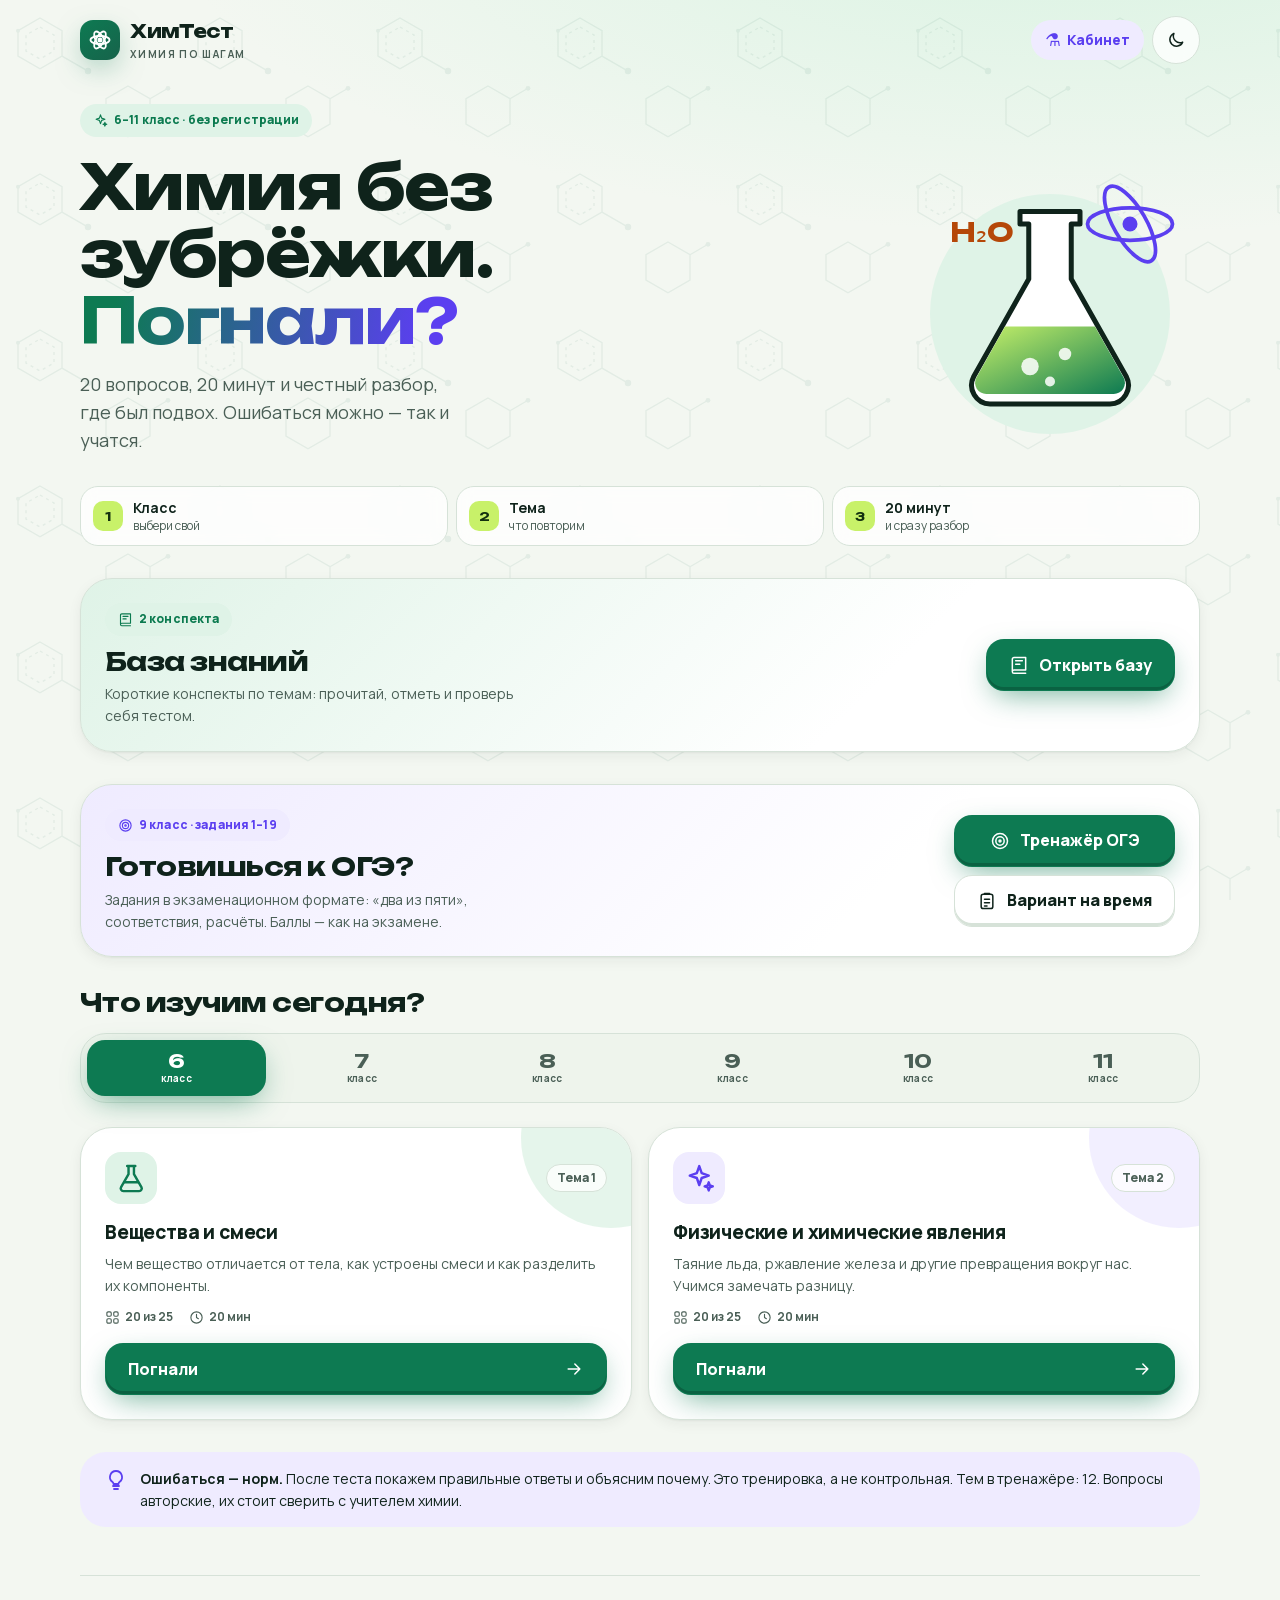
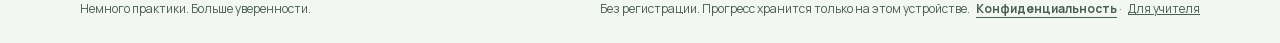
<file: index.html>
<!doctype html>
<html lang="ru">
<head>
  <meta charset="utf-8">
  <meta name="viewport" content="width=device-width, initial-scale=1, viewport-fit=cover">
  <meta name="theme-color" content="#f3f7f1" media="(prefers-color-scheme: light)">
  <meta name="theme-color" content="#07120e" media="(prefers-color-scheme: dark)">
  <meta name="description" content="ХимТест — школьный тренажёр по химии: случайные вопросы, 20 минут и понятный разбор ошибок.">
  <title>ХимТест — химия по шагам</title>
  <!-- Для превью ссылок нужен абсолютный адрес картинки; остальные пути относительные. -->
  <meta property="og:type" content="website">
  <meta property="og:site_name" content="ХимТест">
  <meta property="og:title" content="ХимТест — химия без зубрёжки">
  <meta property="og:description" content="Тренажёр по химии для 6–11 класса: 20 случайных вопросов, 20 минут и понятный разбор ошибок. Без регистрации.">
  <meta property="og:url" content="https://aleshqqam.github.io/himtest/">
  <meta property="og:image" content="https://aleshqqam.github.io/himtest/assets/og.png">
  <meta property="og:image:width" content="1200">
  <meta property="og:image:height" content="630">
  <meta property="og:image:alt" content="ХимТест: химия без зубрёжки. Колба с зелёной жидкостью и атом.">
  <meta property="og:locale" content="ru_RU">
  <meta name="twitter:card" content="summary_large_image">
  <script>
    // Тема ставится до отрисовки, чтобы не было вспышки светлого экрана.
    try { var t = localStorage.getItem('himtest-theme'); if (t === 'light' || t === 'dark') document.documentElement.dataset.theme = t; } catch (e) {}
  </script>
  <link rel="icon" href="data:image/svg+xml,%3Csvg xmlns='http://www.w3.org/2000/svg' viewBox='0 0 64 64'%3E%3Crect width='64' height='64' rx='18' fill='%230d7a52'/%3E%3Cg fill='none' stroke='white' stroke-width='3.5'%3E%3Cellipse cx='32' cy='32' rx='22' ry='9'/%3E%3Cellipse cx='32' cy='32' rx='22' ry='9' transform='rotate(60 32 32)'/%3E%3Cellipse cx='32' cy='32' rx='22' ry='9' transform='rotate(120 32 32)'/%3E%3C/g%3E%3Ccircle cx='32' cy='32' r='5' fill='%23c8f169'/%3E%3C/svg%3E">
  <link rel="preload" href="./fonts/manrope-cyrillic.woff2" as="font" type="font/woff2" crossorigin>
  <link rel="preload" href="./fonts/unbounded-cyrillic.woff2" as="font" type="font/woff2" crossorigin>
  <link rel="stylesheet" href="./css/fonts.css">
  <link rel="stylesheet" href="./css/styles.css">
</head>
<body>
  <a class="skip-link" href="#main">Перейти к содержимому</a>
  <header class="site-header wrap">
    <a class="brand" href="./index.html" aria-label="ХимТест — на главную">
      <span class="brand-mark" aria-hidden="true"><svg class="icon" viewBox="0 0 24 24"><ellipse cx="12" cy="12" rx="9.5" ry="4"/><ellipse cx="12" cy="12" rx="9.5" ry="4" transform="rotate(60 12 12)"/><ellipse cx="12" cy="12" rx="9.5" ry="4" transform="rotate(120 12 12)"/><circle cx="12" cy="12" r="1.6" fill="currentColor"/></svg></span>
      <span>ХимТест<small>химия по шагам</small></span>
    </a>
    <div class="header-actions">
      <div id="header-stats"></div>
      <button class="icon-button" id="theme-toggle" type="button" aria-label="Тёмная тема" aria-pressed="false">
        <svg class="icon theme-icon-light" viewBox="0 0 24 24" aria-hidden="true"><path d="M20 14.5A8 8 0 0 1 9.5 4a8 8 0 1 0 10.5 10.5z"/></svg>
        <svg class="icon theme-icon-dark" viewBox="0 0 24 24" aria-hidden="true"><circle cx="12" cy="12" r="4"/><path d="M12 2v2M12 20v2M4.9 4.9l1.4 1.4M17.7 17.7l1.4 1.4M2 12h2M20 12h2M4.9 19.1l1.4-1.4M17.7 6.3l1.4-1.4"/></svg>
      </button>
    </div>
  </header>
  <main id="main" class="wrap" tabindex="-1"><p class="loading" role="status">Готовим лабораторию…</p></main>
  <footer class="site-footer wrap"><span>Немного практики. Больше уверенности.</span><span>Без регистрации. Прогресс хранится только на этом устройстве. <button class="text-button inline-link" type="button" id="privacy-link">Конфиденциальность</button> · <a class="inline-link" href="./teacher.html">Для учителя</a></span></footer>
  <div id="announcer" class="sr-only" aria-live="polite" aria-atomic="true"></div>
  <dialog id="finish-dialog" aria-labelledby="dialog-title" aria-describedby="dialog-message">
    <div class="dialog-emoji" aria-hidden="true">🧪</div>
    <h2 id="dialog-title">Завершить тест?</h2>
    <p id="dialog-message"></p>
    <div class="dialog-actions"><button id="continue-test" class="button secondary">Продолжить</button><button id="confirm-finish" class="button primary">Завершить</button></div>
  </dialog>
  <noscript><p class="wrap">Для тренажёра нужно включить JavaScript в браузере.</p></noscript>
  <script type="module" src="./js/app.js"></script>
</body>
</html>
</file>
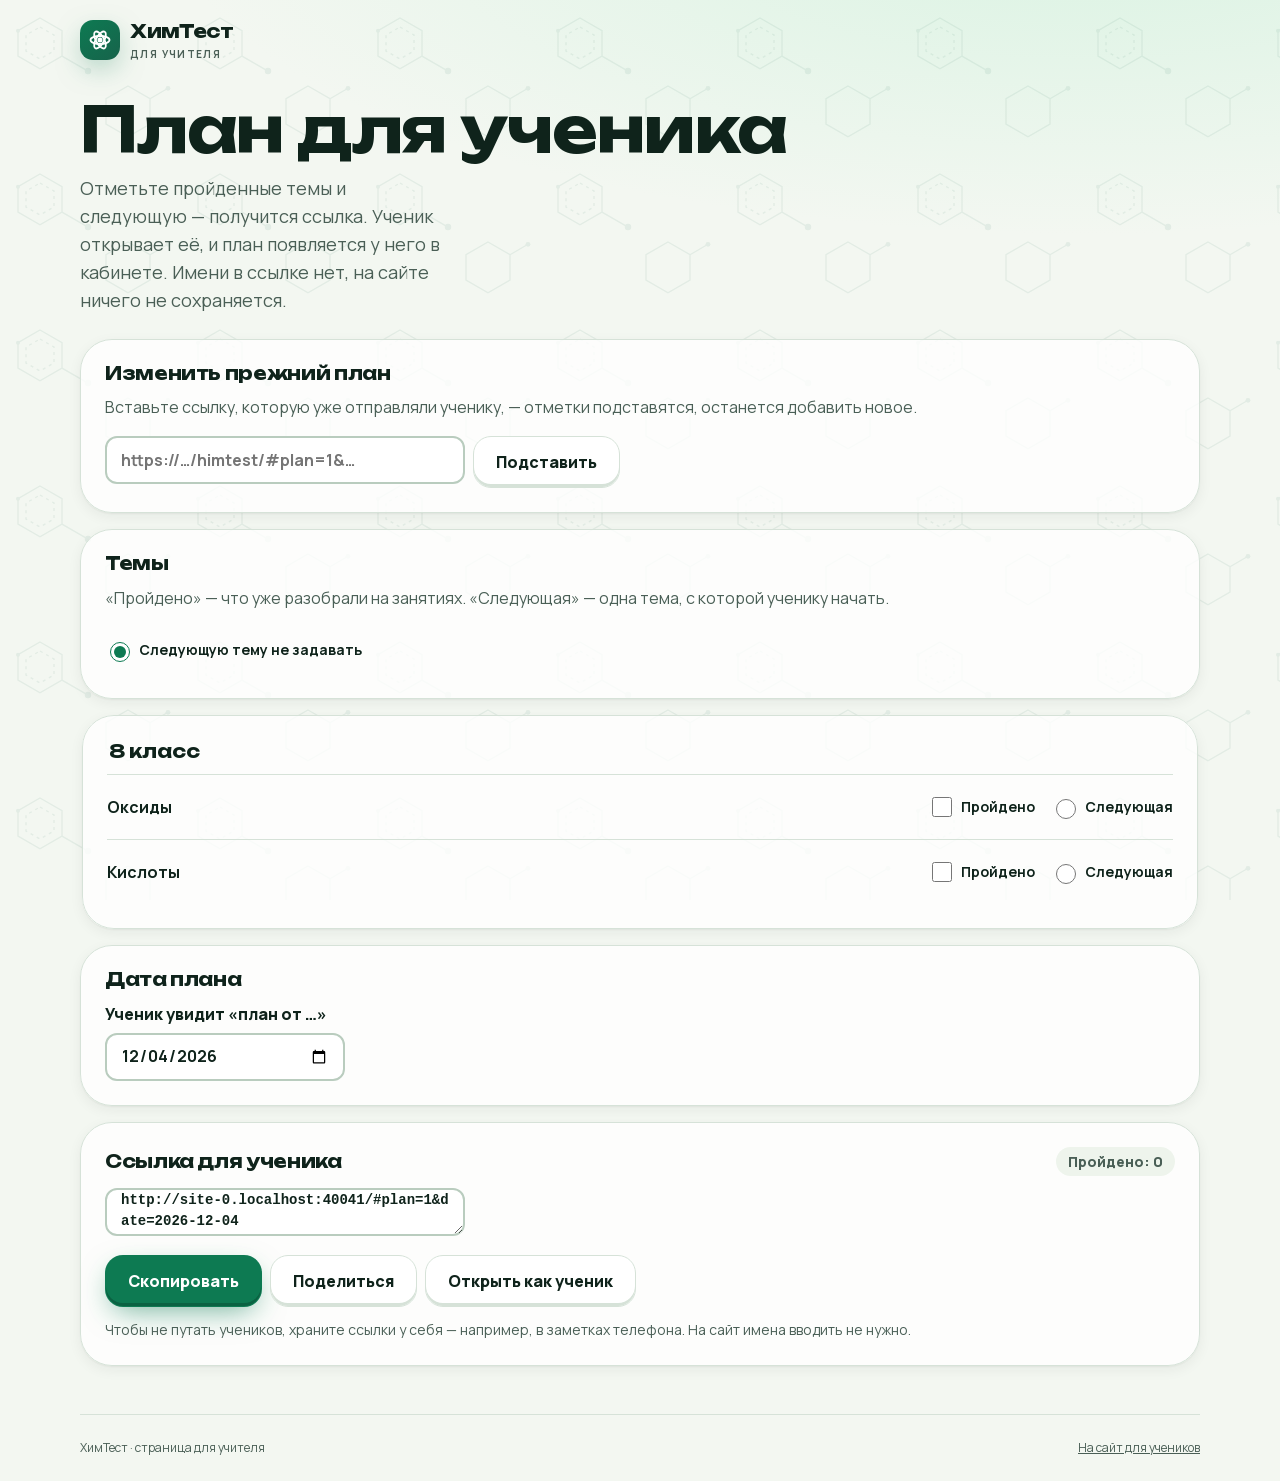
<file: teacher.html>
<!doctype html>
<html lang="ru">
<head>
  <meta charset="utf-8">
  <meta name="viewport" content="width=device-width, initial-scale=1, viewport-fit=cover">
  <meta name="theme-color" content="#f3f7f1" media="(prefers-color-scheme: light)">
  <meta name="theme-color" content="#07120e" media="(prefers-color-scheme: dark)">
  <meta name="robots" content="noindex">
  <title>План для ученика — ХимТест</title>
  <script>
    try { var t = localStorage.getItem('himtest-theme'); if (t === 'light' || t === 'dark') document.documentElement.dataset.theme = t; } catch (e) {}
  </script>
  <link rel="icon" href="data:image/svg+xml,%3Csvg xmlns='http://www.w3.org/2000/svg' viewBox='0 0 64 64'%3E%3Crect width='64' height='64' rx='18' fill='%230d7a52'/%3E%3Cg fill='none' stroke='white' stroke-width='3.5'%3E%3Cellipse cx='32' cy='32' rx='22' ry='9'/%3E%3Cellipse cx='32' cy='32' rx='22' ry='9' transform='rotate(60 32 32)'/%3E%3Cellipse cx='32' cy='32' rx='22' ry='9' transform='rotate(120 32 32)'/%3E%3C/g%3E%3Ccircle cx='32' cy='32' r='5' fill='%23c8f169'/%3E%3C/svg%3E">
  <link rel="preload" href="./fonts/manrope-cyrillic.woff2" as="font" type="font/woff2" crossorigin>
  <link rel="preload" href="./fonts/unbounded-cyrillic.woff2" as="font" type="font/woff2" crossorigin>
  <link rel="stylesheet" href="./css/fonts.css">
  <link rel="stylesheet" href="./css/styles.css">
</head>
<body data-screen="teacher">
  <a class="skip-link" href="#main">Перейти к содержимому</a>
  <header class="site-header wrap">
    <a class="brand" href="./index.html" aria-label="ХимТест — на главную">
      <span class="brand-mark" aria-hidden="true"><svg class="icon" viewBox="0 0 24 24"><ellipse cx="12" cy="12" rx="9.5" ry="4"/><ellipse cx="12" cy="12" rx="9.5" ry="4" transform="rotate(60 12 12)"/><ellipse cx="12" cy="12" rx="9.5" ry="4" transform="rotate(120 12 12)"/><circle cx="12" cy="12" r="1.6" fill="currentColor"/></svg></span>
      <span>ХимТест<small>для учителя</small></span>
    </a>
  </header>
  <main id="main" class="wrap teacher" tabindex="-1">
    <h1 id="teacher-title">План для ученика</h1>
    <p class="hero-copy">Отметьте пройденные темы и следующую — получится ссылка. Ученик открывает её, и план появляется у него в кабинете. Имени в ссылке нет, на сайте ничего не сохраняется.</p>
    <section class="cabinet-block" aria-labelledby="load-title">
      <h2 id="load-title">Изменить прежний план</h2>
      <p>Вставьте ссылку, которую уже отправляли ученику, — отметки подставятся, останется добавить новое.</p>
      <form class="teacher-load" id="load-form" novalidate>
        <label class="sr-only" for="old-link">Прежняя ссылка</label>
        <input class="text-input" id="old-link" type="url" inputmode="url" autocomplete="off" spellcheck="false" placeholder="https://…/himtest/#plan=1&amp;…">
        <button class="button secondary" type="submit">Подставить</button>
      </form>
      <p class="data-status" id="load-status" role="status"></p>
    </section>
    <form id="plan-form" novalidate>
      <div id="materials"><p class="loading" role="status">Загружаем темы…</p></div>
      <section class="cabinet-block" aria-labelledby="date-title">
        <h2 id="date-title">Дата плана</h2>
        <label class="field-label" for="plan-date">Ученик увидит «план от …»</label>
        <input class="text-input teacher-date" id="plan-date" type="date">
      </section>
    </form>
    <section class="cabinet-block teacher-result" aria-labelledby="result-title">
      <div class="block-head"><h2 id="result-title">Ссылка для ученика</h2><span class="goal" id="summary"></span></div>
      <label class="sr-only" for="plan-link">Ссылка</label>
      <textarea class="text-input plan-link" id="plan-link" rows="3" readonly></textarea>
      <div class="data-actions">
        <button class="button primary" type="button" id="copy">Скопировать</button>
        <button class="button secondary" type="button" id="share" hidden>Поделиться</button>
        <a class="button secondary" id="preview" href="./index.html" target="_blank" rel="noopener">Открыть как ученик</a>
      </div>
      <p class="data-status" id="result-status" role="status"></p>
      <p class="block-note">Чтобы не путать учеников, храните ссылки у себя — например, в заметках телефона. На сайт имена вводить не нужно.</p>
    </section>
  </main>
  <footer class="site-footer wrap"><span>ХимТест · страница для учителя</span><a class="inline-link" href="./index.html">На сайт для учеников</a></footer>
  <noscript><p class="wrap">Для генератора нужно включить JavaScript в браузере.</p></noscript>
  <script type="module" src="./js/teacher.js"></script>
</body>
</html>
</file>
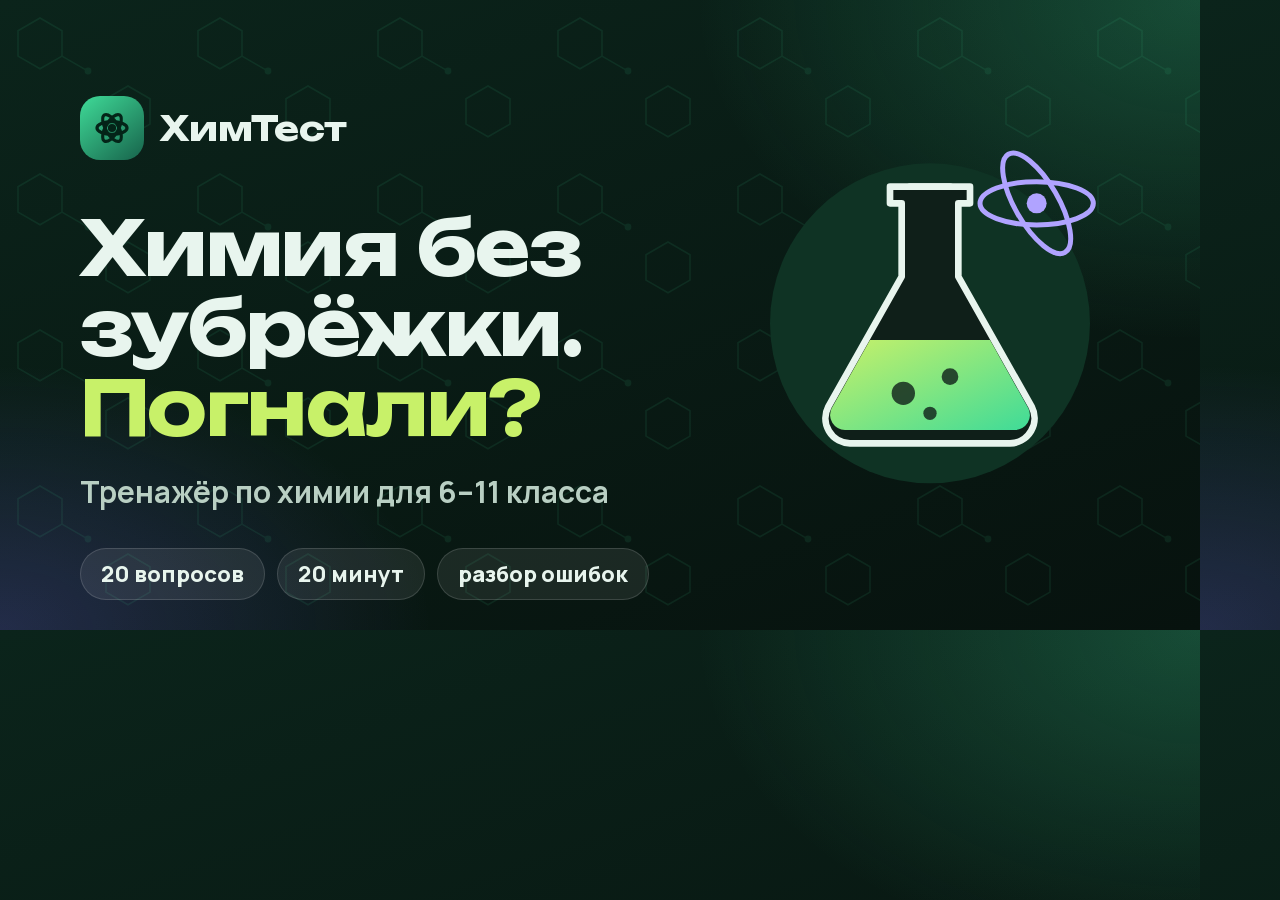
<file: qa/og.html>
<!doctype html>
<!-- Исходник превью для соцсетей. PNG: см. README, раздел «Превью для ссылок». -->
<html lang="ru">
<head>
<meta charset="utf-8">
<link rel="stylesheet" href="../css/fonts.css">
<style>
  html,body{margin:0;width:1200px;height:630px;overflow:hidden}
  body{font-family:Manrope,sans-serif;color:#e8f5ee;position:relative;
    background:radial-gradient(70% 90% at 100% 0%,#3fdb9840,transparent 60%),radial-gradient(60% 70% at 0% 100%,#7c6bff3a,transparent 60%),linear-gradient(160deg,#0b241b,#07120e)}
  .pattern{position:absolute;inset:0;opacity:.09}
  .text{position:absolute;left:80px;top:96px;width:640px}
  .logo{display:flex;align-items:center;gap:16px;font:700 34px Unbounded}
  .mark{width:64px;height:64px;border-radius:20px;display:grid;place-items:center;background:linear-gradient(140deg,#3fdb98,#17634b)}
  h1{font:700 76px/1.05 Unbounded;margin:48px 0 24px;letter-spacing:-.02em}
  h1 span{color:#c8f169}
  p{font-size:30px;font-weight:700;color:#b9cfc3;margin:0}
  .chips{display:flex;gap:12px;margin-top:36px}
  .chip{padding:10px 20px;border-radius:999px;background:#ffffff14;border:1px solid #ffffff24;font-size:22px;font-weight:800}
  .art{position:absolute;right:70px;top:110px;width:400px}
</style>
</head>
<body>
<svg class="pattern" width="1200" height="630"><defs><pattern id="p" width="180" height="156" patternUnits="userSpaceOnUse"><g fill="none" stroke="#3fdb98" stroke-width="1.6"><path d="M40 18l22 12.7v25.4L40 68.8 18 56.1V30.7z"/><path d="M62 56.1l26 15"/><path d="M128 86l22 12.7v25.4L128 136.8l-22-12.7V98.7z"/></g><circle cx="88" cy="71" r="3.4" fill="#3fdb98"/></pattern></defs><rect width="1200" height="630" fill="url(#p)"/></svg>
<div class="text">
  <div class="logo"><span class="mark"><svg width="38" height="38" viewBox="0 0 24 24" fill="none" stroke="#042418" stroke-width="2"><ellipse cx="12" cy="12" rx="9.5" ry="4"/><ellipse cx="12" cy="12" rx="9.5" ry="4" transform="rotate(60 12 12)"/><ellipse cx="12" cy="12" rx="9.5" ry="4" transform="rotate(120 12 12)"/><circle cx="12" cy="12" r="1.6" fill="#042418"/></svg></span>ХимТест</div>
  <h1>Химия без зубрёжки. <span>Погнали?</span></h1>
  <p>Тренажёр по химии для 6–11 класса</p>
  <div class="chips"><span class="chip">20 вопросов</span><span class="chip">20 минут</span><span class="chip">разбор ошибок</span></div>
</div>
<svg class="art" viewBox="0 0 240 240">
  <defs><linearGradient id="l" x1="0" y1="0" x2="1" y2="1"><stop offset="0" stop-color="#c8f169"/><stop offset="1" stop-color="#3fdb98"/></linearGradient></defs>
  <circle cx="120" cy="128" r="96" fill="#0f3324"/>
  <g><ellipse cx="184" cy="56" rx="34" ry="13" fill="none" stroke="#b0a3ff" stroke-width="3"/><ellipse cx="184" cy="56" rx="34" ry="13" transform="rotate(60 184 56)" fill="none" stroke="#b0a3ff" stroke-width="3"/><circle cx="184" cy="56" r="6" fill="#b0a3ff"/></g>
  <path d="M96 46h48v10h-7v44l44 78a15 15 0 0 1-13 22H72a15 15 0 0 1-13-22l44-78V56h-7z" fill="#0f1f19" stroke="#e8f5ee" stroke-width="4" stroke-linejoin="round"/>
  <path d="M84 138h72l23 41a9 9 0 0 1-8 13H69a9 9 0 0 1-8-13z" fill="url(#l)"/>
  <circle cx="104" cy="170" r="7" fill="#0f1f19" opacity=".8"/><circle cx="132" cy="160" r="5" fill="#0f1f19" opacity=".8"/><circle cx="120" cy="182" r="4" fill="#0f1f19" opacity=".8"/>
  <path d="M108 46h24" stroke="#e8f5ee" stroke-width="4" stroke-linecap="round"/>
</svg>
</body>
</html>
</file>
<file: css/fonts.css>
@charset "UTF-8";
/* ============ Шрифты ============ */
/* Свои файлы вместо Google Fonts: браузер не обращается к сторонним серверам. Лицензия SIL OFL 1.1 — в fonts/. */
@font-face {
  font-family:"Manrope";
  font-style:normal;
  font-weight:400 800;
  font-display:swap;
  src:url("../fonts/manrope-cyrillic.woff2") format("woff2");
  unicode-range:U+0301, U+0400-045F, U+0490-0491, U+04B0-04B1, U+2116;
}
@font-face {
  font-family:"Manrope";
  font-style:normal;
  font-weight:400 800;
  font-display:swap;
  src:url("../fonts/manrope-latin.woff2") format("woff2");
  unicode-range:U+0000-00FF, U+0131, U+0152-0153, U+02BB-02BC, U+02C6, U+02DA, U+02DC, U+0304, U+0308, U+0329, U+2000-206F, U+20AC, U+2122, U+2191, U+2193, U+2212, U+2215, U+FEFF, U+FFFD;
}
@font-face {
  font-family:"Unbounded";
  font-style:normal;
  font-weight:600 700;
  font-display:swap;
  src:url("../fonts/unbounded-cyrillic.woff2") format("woff2");
  unicode-range:U+0301, U+0400-045F, U+0490-0491, U+04B0-04B1, U+2116;
}
@font-face {
  font-family:"Unbounded";
  font-style:normal;
  font-weight:600 700;
  font-display:swap;
  src:url("../fonts/unbounded-latin.woff2") format("woff2");
  unicode-range:U+0000-00FF, U+0131, U+0152-0153, U+02BB-02BC, U+02C6, U+02DA, U+02DC, U+0304, U+0308, U+0329, U+2000-206F, U+20AC, U+2122, U+2191, U+2193, U+2212, U+2215, U+FEFF, U+FFFD;
}
</file>
<file: css/styles.css>
@charset "UTF-8";
/* ============ Токены ============ */
:root {
  color-scheme:light;
  --bg:#f3f7f1;
  --bg-glow:#d9f3e2;
  --surface:#ffffff;
  --surface-2:#eef4ec;
  --surface-glass:#ffffffc7;
  --ink:#0f231b;
  --muted:#4a5f56;
  --line:#d6e2d8;
  --line-strong:#b9ccbe;
  --brand:#17634b;
  --accent:#0d7a52;
  --accent-hover:#0a6644;
  --accent-ink:#ffffff;
  --accent-soft:#dff3e7;
  --lime:#c8f169;
  --lime-ink:#13300f;
  --violet:#5b3ff0;
  --violet-soft:#efebff;
  --orange:#b54708;
  --orange-soft:#fff1e5;
  --good:#0b7a4f;
  --good-soft:#e2f6ea;
  --bad:#c0262f;
  --bad-soft:#fdebec;
  --pattern:#17634b;
  --pattern-opacity:.07;
  --shadow-1:0 1px 2px #0f231b0d,0 4px 14px #0f231b0f;
  --shadow-2:0 2px 6px #0f231b12,0 18px 44px #0f231b1f;
  --glow:0 10px 30px -8px #0d7a5299;
  --r-s:12px;
  --r-m:18px;
  --r-l:26px;
  --r-xl:32px;
  --r-pill:999px;
  --sp-1:4px;
  --sp-2:8px;
  --sp-3:12px;
  --sp-4:16px;
  --sp-5:24px;
  --sp-6:32px;
  --sp-7:48px;
  --sp-8:64px;
  --font-display:"Unbounded","Manrope",system-ui,sans-serif;
  --font-body:"Manrope",system-ui,-apple-system,"Segoe UI",Roboto,Arial,sans-serif;
  --fs-xs:.75rem;
  --fs-s:.875rem;
  --fs-m:1rem;
  --fs-l:1.125rem;
  --fs-xl:clamp(1.25rem,1rem + 1.2vw,1.6rem);
  --fs-2xl:clamp(1.6rem,1.2rem + 2vw,2.3rem);
  --fs-3xl:clamp(2.1rem,1.4rem + 3.6vw,3.9rem);
  --ease-out:cubic-bezier(.22,1,.36,1);
  --ease-spring:cubic-bezier(.34,1.56,.64,1);
  --tap:48px;
  font-family:var(--font-body);
  font-synthesis:none;
}
@media (prefers-color-scheme:dark) {
  :root:not([data-theme=light]) {
    color-scheme:dark;
    --bg:#07120e;
    --bg-glow:#0c3b2a;
    --surface:#0f1f19;
    --surface-2:#162a22;
    --surface-glass:#0f1f19c7;
    --ink:#e8f5ee;
    --muted:#9fb8ab;
    --line:#22382e;
    --line-strong:#33503f;
    --brand:#3fdb98;
    --accent:#3fdb98;
    --accent-hover:#68e8b0;
    --accent-ink:#042418;
    --accent-soft:#0f3324;
    --violet:#b0a3ff;
    --violet-soft:#211b45;
    --orange:#ffad6b;
    --orange-soft:#3a220f;
    --good:#4fe0a0;
    --good-soft:#0d3122;
    --bad:#ff8088;
    --bad-soft:#3a1418;
    --pattern:#3fdb98;
    --pattern-opacity:.06;
    --shadow-1:0 1px 2px #0006,0 4px 14px #0004;
    --shadow-2:0 2px 6px #0007,0 18px 44px #0008;
    --glow:0 10px 34px -8px #3fdb9866;
  }
}
:root[data-theme=dark] {
  color-scheme:dark;
  --bg:#07120e;
  --bg-glow:#0c3b2a;
  --surface:#0f1f19;
  --surface-2:#162a22;
  --surface-glass:#0f1f19c7;
  --ink:#e8f5ee;
  --muted:#9fb8ab;
  --line:#22382e;
  --line-strong:#33503f;
  --brand:#3fdb98;
  --accent:#3fdb98;
  --accent-hover:#68e8b0;
  --accent-ink:#042418;
  --accent-soft:#0f3324;
  --violet:#b0a3ff;
  --violet-soft:#211b45;
  --orange:#ffad6b;
  --orange-soft:#3a220f;
  --good:#4fe0a0;
  --good-soft:#0d3122;
  --bad:#ff8088;
  --bad-soft:#3a1418;
  --pattern:#3fdb98;
  --pattern-opacity:.06;
  --shadow-1:0 1px 2px #0006,0 4px 14px #0004;
  --shadow-2:0 2px 6px #0007,0 18px 44px #0008;
  --glow:0 10px 34px -8px #3fdb9866;
}

/* ============ База ============ */
*,*::before,*::after {
  box-sizing:border-box;
}
html {
  -webkit-text-size-adjust:100%;
}
body {
  margin:0;
  min-height:100vh;
  min-height:100dvh;
  background:radial-gradient(120% 60% at 85% -10%,var(--bg-glow),transparent 60%),var(--bg);
  background-attachment:fixed;
  color:var(--ink);
  font-size:var(--fs-m);
  line-height:1.55;
  overflow-x:hidden;
}
/* Молекулярный узор: маска окрашивается цветом темы. */
body::before {
  content:"";
  position:fixed;
  inset:0;
  z-index:-1;
  pointer-events:none;
  background:var(--pattern);
  opacity:var(--pattern-opacity);
  -webkit-mask:url("data:image/svg+xml,%3Csvg xmlns='http://www.w3.org/2000/svg' width='180' height='156' viewBox='0 0 180 156'%3E%3Cg fill='none' stroke='%23000' stroke-width='1.3'%3E%3Cpath d='M40 18l22 12.7v25.4L40 68.8 18 56.1V30.7z'/%3E%3Cpath d='M40 27l14 8v16l-14 8-14-8V35z' stroke-dasharray='3 4'/%3E%3Cpath d='M62 56.1l26 15'/%3E%3Cpath d='M128 86l22 12.7v25.4L128 136.8l-22-12.7V98.7z'/%3E%3Cpath d='M150 98.7l18-10.4'/%3E%3C/g%3E%3Cg fill='%23000'%3E%3Ccircle cx='88' cy='71' r='3.2'/%3E%3Ccircle cx='168' cy='88.3' r='2.4'/%3E%3Ccircle cx='18' cy='30.7' r='2'/%3E%3C/g%3E%3C/svg%3E") 0 0/180px 156px repeat;
  mask:url("data:image/svg+xml,%3Csvg xmlns='http://www.w3.org/2000/svg' width='180' height='156' viewBox='0 0 180 156'%3E%3Cg fill='none' stroke='%23000' stroke-width='1.3'%3E%3Cpath d='M40 18l22 12.7v25.4L40 68.8 18 56.1V30.7z'/%3E%3Cpath d='M40 27l14 8v16l-14 8-14-8V35z' stroke-dasharray='3 4'/%3E%3Cpath d='M62 56.1l26 15'/%3E%3Cpath d='M128 86l22 12.7v25.4L128 136.8l-22-12.7V98.7z'/%3E%3Cpath d='M150 98.7l18-10.4'/%3E%3C/g%3E%3Cg fill='%23000'%3E%3Ccircle cx='88' cy='71' r='3.2'/%3E%3Ccircle cx='168' cy='88.3' r='2.4'/%3E%3Ccircle cx='18' cy='30.7' r='2'/%3E%3C/g%3E%3C/svg%3E") 0 0/180px 156px repeat;
}
button,input {
  font:inherit;
  color:inherit;
}
button,a {
  -webkit-tap-highlight-color:transparent;
}
button {
  cursor:pointer;
}
button:disabled {
  cursor:default;
  opacity:.5;
}
a {
  color:inherit;
}
:focus-visible {
  outline:3px solid var(--accent);
  outline-offset:3px;
  border-radius:6px;
}
h1,h2,h3,p {
  margin-top:0;
}
h1,h2 {
  font-family:var(--font-display);
  font-weight:700;
  line-height:1.08;
  letter-spacing:-.02em;
}
h1 {
  font-size:var(--fs-3xl);
  margin-bottom:var(--sp-4);
}
h2 {
  font-size:var(--fs-2xl);
}
h3 {
  font-size:var(--fs-l);
  font-weight:800;
  line-height:1.3;
  letter-spacing:-.01em;
}
svg.icon {
  width:1.25em;
  height:1.25em;
  flex-shrink:0;
  stroke:currentColor;
  fill:none;
  stroke-width:1.8;
  stroke-linecap:round;
  stroke-linejoin:round;
}
.wrap {
  width:min(1120px,100% - 32px);
  margin-inline:auto;
}
.sr-only {
  position:absolute;
  width:1px;
  height:1px;
  padding:0;
  margin:-1px;
  overflow:hidden;
  clip:rect(0,0,0,0);
  white-space:nowrap;
  border:0;
}
.skip-link {
  position:absolute;
  left:16px;
  top:-80px;
  background:var(--surface);
  padding:12px 16px;
  border-radius:var(--r-s);
  z-index:20;
}
.skip-link:focus {
  top:10px;
}

/* ============ Шапка ============ */
.site-header {
  display:flex;
  justify-content:space-between;
  align-items:center;
  gap:var(--sp-3);
  padding-block:var(--sp-4);
}
.brand {
  display:inline-flex;
  align-items:center;
  gap:10px;
  min-height:var(--tap);
  text-decoration:none;
  font-family:var(--font-display);
  font-size:1.15rem;
  font-weight:700;
  letter-spacing:-.02em;
}
.brand-mark {
  width:40px;
  height:40px;
  border-radius:13px;
  display:grid;
  place-items:center;
  background:linear-gradient(140deg,var(--accent),var(--brand));
  color:var(--accent-ink);
  box-shadow:var(--glow);
}
.brand-mark svg {
  width:24px;
  height:24px;
}
.brand small {
  display:block;
  font-family:var(--font-body);
  font-size:.62rem;
  font-weight:700;
  letter-spacing:.14em;
  text-transform:uppercase;
  color:var(--muted);
}
.header-actions {
  display:flex;
  align-items:center;
  gap:var(--sp-2);
}
.icon-button {
  width:var(--tap);
  height:var(--tap);
  display:grid;
  place-items:center;
  border-radius:var(--r-pill);
  border:1px solid var(--line);
  background:var(--surface-glass);
  backdrop-filter:blur(10px);
  -webkit-backdrop-filter:blur(10px);
  color:var(--ink);
}
.icon-button:hover {
  border-color:var(--line-strong);
}
.theme-icon-dark {
  display:none;
}
:root[data-theme=dark] .theme-icon-light {
  display:none;
}
:root[data-theme=dark] .theme-icon-dark {
  display:block;
}
@media (prefers-color-scheme:dark) {
  :root:not([data-theme=light]) .theme-icon-light {
    display:none;
  }
  :root:not([data-theme=light]) .theme-icon-dark {
    display:block;
  }
}

/* ============ Кнопки ============ */
.button {
  display:inline-flex;
  justify-content:center;
  align-items:center;
  gap:10px;
  min-height:52px;
  padding:12px 22px;
  border:1px solid transparent;
  border-radius:var(--r-m);
  font-size:var(--fs-m);
  font-weight:800;
  text-decoration:none;
  transition:transform .15s var(--ease-out),background-color .15s,box-shadow .2s,border-color .15s;
}
.button:active:not(:disabled) {
  transform:scale(.97);
}
.primary {
  background:var(--accent);
  color:var(--accent-ink);
  box-shadow:var(--glow),inset 0 -3px 0 #0003;
}
.primary:hover:not(:disabled) {
  background:var(--accent-hover);
}
.secondary {
  background:var(--surface);
  color:var(--ink);
  border-color:var(--line);
  box-shadow:inset 0 -3px 0 var(--line);
}
.secondary:hover:not(:disabled) {
  border-color:var(--line-strong);
}
.text-button {
  border:0;
  background:none;
  color:var(--muted);
  padding:12px;
  min-height:var(--tap);
  font-size:var(--fs-s);
  font-weight:700;
  text-decoration:underline;
  text-underline-offset:4px;
}
.text-button:hover {
  color:var(--ink);
}

/* ============ Диалог ============ */
dialog {
  background:var(--surface);
  color:var(--ink);
  border:1px solid var(--line);
  border-radius:var(--r-xl);
  padding:var(--sp-6) var(--sp-5) var(--sp-5);
  max-width:440px;
  width:calc(100% - 32px);
  box-shadow:var(--shadow-2);
  text-align:center;
}
dialog::backdrop {
  background:#04100bb3;
  backdrop-filter:blur(6px);
  -webkit-backdrop-filter:blur(6px);
}
dialog h2 {
  font-size:1.5rem;
  margin-bottom:var(--sp-3);
}
dialog p {
  color:var(--muted);
  font-size:var(--fs-s);
  margin-bottom:var(--sp-5);
}
.dialog-emoji {
  font-size:2.5rem;
  line-height:1;
  margin-bottom:var(--sp-3);
}
.dialog-actions {
  display:grid;
  grid-template-columns:1fr 1fr;
  gap:var(--sp-2);
}

/* ============ Общие мелочи ============ */
.chip {
  display:inline-flex;
  align-items:center;
  gap:6px;
  padding:6px 12px;
  border-radius:var(--r-pill);
  font-size:var(--fs-xs);
  font-weight:800;
  letter-spacing:.01em;
  background:var(--surface);
  border:1px solid var(--line);
  margin:0;
}
.chip-accent {
  background:var(--accent-soft);
  color:var(--good);
  border-color:transparent;
}
.gradient-text {
  background:linear-gradient(100deg,var(--accent) 10%,var(--violet) 90%);
  -webkit-background-clip:text;
  background-clip:text;
  color:transparent;
}
.section-title {
  font-size:var(--fs-xl);
  margin-bottom:var(--sp-4);
}
.loading {
  padding-block:var(--sp-8);
  text-align:center;
  color:var(--muted);
}

/* ============ Главный экран ============ */
.home-hero {
  display:grid;
  grid-template-columns:1fr auto;
  align-items:center;
  gap:var(--sp-4);
  padding:var(--sp-5) 0 var(--sp-4);
}
.home-hero-text .chip {
  margin-bottom:var(--sp-4);
}
.home-hero h1 {
  max-width:12ch;
}
.hero-copy {
  color:var(--muted);
  font-size:var(--fs-l);
  max-width:34ch;
  margin-bottom:0;
}
.hero-art {
  width:clamp(120px,32vw,300px);
  height:auto;
  align-self:end;
}
.hero-art .orbit {
  transform-origin:184px 56px;
}
.steps {
  list-style:none;
  padding:0;
  margin:var(--sp-4) 0 var(--sp-6);
  display:grid;
  grid-template-columns:repeat(3,1fr);
  gap:var(--sp-2);
}
.steps li {
  display:flex;
  align-items:center;
  gap:10px;
  padding:12px;
  border-radius:var(--r-m);
  background:var(--surface-glass);
  border:1px solid var(--line);
  backdrop-filter:blur(8px);
  -webkit-backdrop-filter:blur(8px);
  font-size:var(--fs-xs);
  color:var(--muted);
  line-height:1.3;
}
.steps strong {
  display:block;
  color:var(--ink);
  font-size:var(--fs-s);
}
.step-num {
  flex-shrink:0;
  width:30px;
  height:30px;
  border-radius:10px;
  display:grid;
  place-items:center;
  background:var(--lime);
  color:var(--lime-ink);
  font-family:var(--font-display);
  font-weight:700;
}
.grade-tabs {
  display:grid;
  grid-template-columns:repeat(6,1fr);
  gap:6px;
  padding:6px;
  margin-bottom:var(--sp-5);
  border-radius:var(--r-l);
  background:var(--surface-2);
  border:1px solid var(--line);
  position:sticky;
  top:8px;
  z-index:4;
}
.grade-tab {
  min-height:56px;
  border:0;
  border-radius:var(--r-m);
  background:transparent;
  color:var(--muted);
  font-family:var(--font-display);
  font-size:1.2rem;
  font-weight:700;
  line-height:1;
  display:flex;
  flex-direction:column;
  align-items:center;
  justify-content:center;
  gap:3px;
  transition:background-color .2s,color .2s,transform .15s var(--ease-out);
}
.grade-tab small {
  font-family:var(--font-body);
  font-size:.62rem;
  font-weight:700;
  letter-spacing:.04em;
}
.grade-tab:hover:not([aria-pressed=true]) {
  background:var(--surface);
  color:var(--ink);
}
.grade-tab[aria-pressed=true] {
  background:var(--accent);
  color:var(--accent-ink);
  box-shadow:var(--glow);
}
.grade-tab:active {
  transform:scale(.95);
}
.topic-list {
  display:grid;
  grid-template-columns:repeat(auto-fit,minmax(min(100%,330px),1fr));
  gap:var(--sp-4);
}
.topic {
  --tone:var(--accent);
  --tone-soft:var(--accent-soft);
  position:relative;
  display:flex;
  flex-direction:column;
  padding:var(--sp-5);
  border-radius:var(--r-xl);
  background:var(--surface);
  border:1px solid var(--line);
  box-shadow:var(--shadow-1);
  overflow:hidden;
  transition:transform .25s var(--ease-out),box-shadow .25s;
}
.topic::after {
  content:"";
  position:absolute;
  width:180px;
  height:180px;
  right:-70px;
  top:-80px;
  border-radius:50%;
  background:var(--tone-soft);
  opacity:.8;
  pointer-events:none;
}
.topic:hover {
  transform:translateY(-4px);
  box-shadow:var(--shadow-2);
}
.tone-1 {
  --tone:var(--violet);
  --tone-soft:var(--violet-soft);
}
.tone-2 {
  --tone:var(--orange);
  --tone-soft:var(--orange-soft);
}
.tone-3 {
  --tone:var(--good);
  --tone-soft:var(--good-soft);
}
.topic > * {
  position:relative;
  z-index:1;
}
.topic-head {
  display:flex;
  justify-content:space-between;
  align-items:center;
  margin-bottom:var(--sp-4);
}
.topic-icon {
  width:52px;
  height:52px;
  border-radius:16px;
  display:grid;
  place-items:center;
  background:var(--tone-soft);
  color:var(--tone);
  font-size:26px;
}
.topic-tag {
  font-size:var(--fs-xs);
  font-weight:800;
  color:var(--muted);
  padding:4px 10px;
  border-radius:var(--r-pill);
  background:var(--surface-glass);
  border:1px solid var(--line);
}
.topic h3 {
  font-size:1.2rem;
  margin-bottom:var(--sp-2);
}
.topic-description {
  color:var(--muted);
  font-size:var(--fs-s);
  flex:1;
  margin-bottom:var(--sp-3);
}
.topic-meta {
  display:flex;
  flex-wrap:wrap;
  gap:var(--sp-2) var(--sp-4);
  font-size:var(--fs-xs);
  font-weight:700;
  color:var(--muted);
  margin-bottom:var(--sp-4);
}
.topic-meta span {
  display:inline-flex;
  align-items:center;
  gap:5px;
}
.topic-start {
  width:100%;
  justify-content:space-between;
}
.empty-state {
  grid-column:1/-1;
  border:2px dashed var(--line);
  padding:var(--sp-5);
  border-radius:var(--r-l);
  color:var(--muted);
}
.note-card {
  display:flex;
  gap:var(--sp-3);
  align-items:flex-start;
  margin-top:var(--sp-6);
  padding:var(--sp-4) var(--sp-5);
  border-radius:var(--r-l);
  background:var(--violet-soft);
  color:var(--ink);
  font-size:var(--fs-s);
}
.note-card .icon {
  color:var(--violet);
  width:24px;
  height:24px;
}
.note-card p {
  margin:0;
}
.site-footer {
  margin-top:var(--sp-7);
  padding-block:var(--sp-5) calc(var(--sp-5) + env(safe-area-inset-bottom));
  border-top:1px solid var(--line);
  display:flex;
  justify-content:space-between;
  flex-wrap:wrap;
  gap:var(--sp-2) var(--sp-4);
  font-size:var(--fs-xs);
  color:var(--muted);
}
@media (max-width:560px) {
  .home-hero {
    padding-top:var(--sp-3);
    gap:0;
  }
  .home-hero h1 {
    font-size:clamp(1.9rem,8.6vw,2.5rem);
  }
  .hero-copy {
    font-size:var(--fs-m);
  }
  .hero-art {
    width:110px;
    margin-right:-8px;
  }
  .steps li {
    flex-direction:column;
    align-items:flex-start;
    gap:8px;
    padding:10px;
  }
  .grade-tab {
    min-height:52px;
    font-size:1.05rem;
  }
  .topic {
    padding:var(--sp-4) var(--sp-4) var(--sp-4);
    border-radius:var(--r-l);
  }
}

/* ============ Экран теста ============ */
/* Во время теста шапка и подвал убираются: только вопрос. */
body[data-screen=quiz] .site-header,
body[data-screen=quiz] .site-footer,
body[data-screen=exam] .site-header,
body[data-screen=exam] .site-footer {
  display:none;
}
.quiz {
  max-width:760px;
  margin:0 auto;
  min-height:100vh;
  min-height:100dvh;
  display:flex;
  flex-direction:column;
}
.quiz-top {
  position:sticky;
  top:0;
  z-index:5;
  display:flex;
  align-items:center;
  gap:var(--sp-3);
  padding:calc(var(--sp-3) + env(safe-area-inset-top)) 0 var(--sp-3);
  /* Фон тянется на всю ширину тенью: она не создаёт горизонтальной прокрутки. */
  background:var(--bg);
  box-shadow:0 0 0 100vmax var(--bg);
  clip-path:inset(0 -100vmax);
}
.quiz-progress {
  flex:1;
  min-width:0;
}
.bar {
  height:14px;
  border-radius:var(--r-pill);
  background:var(--surface-2);
  border:1px solid var(--line);
  overflow:hidden;
}
.bar span {
  display:block;
  height:100%;
  min-width:14px;
  border-radius:inherit;
  background:linear-gradient(90deg,var(--accent),var(--lime));
  box-shadow:inset 0 -4px 0 #0000001a,inset 0 3px 0 #ffffff4d;
  transition:width .5s var(--ease-spring);
}
.streak-chip {
  display:inline-flex;
  align-items:center;
  gap:4px;
  height:36px;
  padding:0 12px;
  border-radius:var(--r-pill);
  background:var(--orange-soft);
  color:var(--orange);
  font-weight:800;
  font-size:var(--fs-s);
  white-space:nowrap;
}
.timer {
  display:inline-flex;
  align-items:center;
  gap:6px;
  height:var(--tap);
  padding:0 14px;
  border-radius:var(--r-pill);
  background:var(--surface);
  border:1px solid var(--line);
  font-variant-numeric:tabular-nums;
  font-weight:800;
  font-size:var(--fs-m);
}
.timer .icon {
  color:var(--accent);
}
.timer.urgent {
  background:var(--bad-soft);
  color:var(--bad);
  border-color:var(--bad);
}
.timer.urgent .icon {
  color:var(--bad);
}
.question-card {
  margin-top:var(--sp-2);
  padding:var(--sp-5);
  border-radius:var(--r-xl);
  background:var(--surface);
  border:1px solid var(--line);
  box-shadow:var(--shadow-1);
}
.q-meta {
  display:flex;
  flex-wrap:wrap;
  justify-content:space-between;
  gap:var(--sp-1) var(--sp-3);
  font-size:var(--fs-xs);
  font-weight:700;
  color:var(--muted);
  margin-bottom:var(--sp-3);
}
.q-meta > span:first-child {
  color:var(--accent);
  font-weight:800;
}
.q-of {
  color:var(--muted);
  font-weight:700;
}
.q-text {
  font-family:var(--font-body);
  font-size:var(--fs-xl);
  font-weight:800;
  line-height:1.35;
  letter-spacing:-.01em;
  margin-bottom:var(--sp-5);
}
.q-text:focus {
  outline:none;
}
.options {
  display:grid;
  gap:var(--sp-3);
}
.option {
  position:relative;
  display:flex;
  align-items:center;
  gap:var(--sp-3);
  width:100%;
  min-height:64px;
  padding:12px 14px;
  text-align:left;
  font-size:var(--fs-m);
  font-weight:600;
  line-height:1.4;
  border-radius:var(--r-m);
  background:var(--surface);
  border:2px solid var(--line);
  box-shadow:inset 0 -4px 0 var(--line);
  transition:border-color .15s,background-color .15s,transform .12s var(--ease-out),box-shadow .15s;
}
.option:hover:not([aria-disabled=true]) {
  border-color:var(--accent);
  box-shadow:inset 0 -4px 0 var(--accent-soft);
}
.option:active:not([aria-disabled=true]) {
  transform:translateY(2px);
  box-shadow:inset 0 -2px 0 var(--line);
}
.option[aria-disabled=true] {
  cursor:default;
}
.option-key {
  flex-shrink:0;
  width:34px;
  height:34px;
  border-radius:10px;
  display:grid;
  place-items:center;
  font-family:var(--font-display);
  font-size:.85rem;
  font-weight:700;
  background:var(--surface-2);
  color:var(--muted);
  border:1px solid var(--line);
}
.option-text {
  flex:1;
}
.option-mark {
  flex-shrink:0;
  width:24px;
  display:grid;
  place-items:center;
}
.option-mark .icon {
  width:22px;
  height:22px;
  stroke-width:2.6;
}
.option.is-correct {
  border-color:var(--good);
  background:var(--good-soft);
  box-shadow:inset 0 -4px 0 color-mix(in srgb,var(--good) 35%,transparent);
  color:var(--ink);
}
.option.is-correct .option-key {
  background:var(--good);
  color:var(--surface);
  border-color:var(--good);
}
.option.is-correct .option-mark {
  color:var(--good);
}
.option.is-wrong {
  border-color:var(--bad);
  background:var(--bad-soft);
  box-shadow:inset 0 -4px 0 color-mix(in srgb,var(--bad) 30%,transparent);
}
.option.is-wrong .option-key {
  background:var(--bad);
  color:var(--surface);
  border-color:var(--bad);
}
.option.is-wrong .option-mark {
  color:var(--bad);
}
.option.is-dim {
  opacity:.6;
}
.feedback {
  margin-top:var(--sp-4);
  padding:var(--sp-4);
  border-radius:var(--r-m);
  font-size:var(--fs-s);
}
.feedback.is-correct {
  background:var(--good-soft);
}
.feedback.is-wrong {
  background:var(--orange-soft);
}
.feedback p {
  margin:0;
}
.feedback-title {
  display:flex;
  align-items:center;
  gap:8px;
  font-family:var(--font-display);
  font-weight:700;
  font-size:var(--fs-m);
  margin-bottom:6px!important;
}
.is-correct .feedback-title {
  color:var(--good);
}
.is-wrong .feedback-title {
  color:var(--orange);
}
.feedback-answer {
  margin-bottom:6px!important;
}
.feedback-text {
  color:var(--muted);
}
.quiz-nav {
  position:sticky;
  bottom:0;
  z-index:5;
  display:grid;
  grid-template-columns:64px 1fr;
  gap:var(--sp-3);
  margin-top:auto;
  padding:var(--sp-4) 0 calc(var(--sp-4) + env(safe-area-inset-bottom));
  background:linear-gradient(transparent,var(--bg) 35%);
}
.quiz-nav .button {
  min-height:58px;
}
.quiz-nav #previous {
  padding:0;
}
.quiz-nav #next {
  font-size:var(--fs-l);
}
.kbd-hint {
  text-align:center;
  font-size:var(--fs-xs);
  color:var(--muted);
  margin:0 0 var(--sp-4);
}
kbd {
  font-family:inherit;
  font-weight:800;
  padding:1px 6px;
  border-radius:6px;
  border:1px solid var(--line);
  background:var(--surface);
}
@media (hover:none),(max-width:560px) {
  .kbd-hint {
    display:none;
  }
}
@media (max-width:560px) {
  .quiz-top {
    gap:var(--sp-2);
  }
  .timer {
    padding:0 10px;
    font-size:var(--fs-s);
  }
  .question-card {
    padding:var(--sp-4);
    border-radius:var(--r-l);
  }
  .option {
    padding:10px 12px;
    font-size:.95rem;
  }
}

/* ============ Результаты ============ */
.result {
  max-width:760px;
  margin:var(--sp-3) auto 0;
}
.score-card {
  --ring:var(--accent);
  position:relative;
  overflow:hidden;
  text-align:center;
  padding:var(--sp-5) var(--sp-5) var(--sp-4);
  border-radius:var(--r-xl);
  color:#e8f5ee;
  background:
    radial-gradient(90% 60% at 100% 0%,#3fdb9840,transparent 60%),
    radial-gradient(70% 50% at 0% 100%,#7c6bff38,transparent 60%),
    linear-gradient(160deg,#0b241b,#07120e);
  box-shadow:var(--shadow-2);
  isolation:isolate;
}
.score-card::before {
  content:"";
  position:absolute;
  inset:0;
  z-index:-1;
  background:#3fdb98;
  opacity:.08;
  mask:url("data:image/svg+xml,%3Csvg xmlns='http://www.w3.org/2000/svg' width='120' height='104' viewBox='0 0 120 104'%3E%3Cpath d='M30 10l22 12.7v25.4L30 60.8 8 48.1V22.7z' fill='none' stroke='%23000' stroke-width='1.5'/%3E%3C/svg%3E") 0 0/120px 104px repeat;
  -webkit-mask:url("data:image/svg+xml,%3Csvg xmlns='http://www.w3.org/2000/svg' width='120' height='104' viewBox='0 0 120 104'%3E%3Cpath d='M30 10l22 12.7v25.4L30 60.8 8 48.1V22.7z' fill='none' stroke='%23000' stroke-width='1.5'/%3E%3C/svg%3E") 0 0/120px 104px repeat;
}
.score-card .chip {
  background:#ffffff14;
  border-color:#ffffff24;
  color:#e8f5ee;
  max-width:100%;
}
.score-card .chip .icon {
  color:#c8f169;
}
.score-ring {
  position:relative;
  width:min(220px,62vw);
  margin:var(--sp-5) auto var(--sp-4);
}
.score-ring svg {
  display:block;
  width:100%;
  transform:rotate(-90deg);
}
.score-ring circle {
  fill:none;
  stroke-width:11;
  stroke-linecap:round;
}
.ring-bg {
  stroke:#ffffff17;
}
.ring-fg {
  stroke:#3fdb98;
}
.grade-5 .ring-fg {
  stroke:#c8f169;
}
.grade-3 .ring-fg,.grade-2 .ring-fg {
  stroke:#ffad6b;
}
.score-ring-text {
  position:absolute;
  inset:0;
  display:grid;
  place-content:center;
  line-height:1;
}
.score-ring-text strong {
  font-family:var(--font-display);
  font-size:clamp(2.6rem,12vw,3.4rem);
  font-weight:700;
}
.score-ring-text strong span {
  font-size:.45em;
  color:#9fb8ab;
}
.score-ring-text small {
  margin-top:8px;
  font-weight:800;
  color:#9fb8ab;
}
.score-card h1 {
  font-size:var(--fs-2xl);
  margin-bottom:var(--sp-2);
}
.score-card-copy {
  color:#b9cfc3;
  max-width:36ch;
  margin-inline:auto;
}
.score-stats {
  display:grid;
  grid-template-columns:repeat(3,1fr);
  gap:var(--sp-2);
  margin:var(--sp-5) 0 var(--sp-4);
}
.score-stats div {
  padding:12px 6px;
  border-radius:var(--r-m);
  background:#ffffff0f;
  border:1px solid #ffffff1a;
}
.score-stats dt {
  font-size:var(--fs-xs);
  font-weight:700;
  color:#9fb8ab;
}
.score-stats dd {
  margin:2px 0 0;
  font-family:var(--font-display);
  font-size:1.35rem;
  font-weight:700;
  font-variant-numeric:tabular-nums;
}
.score-card-brand {
  display:flex;
  justify-content:center;
  align-items:center;
  gap:6px;
  margin:0;
  font-size:var(--fs-xs);
  font-weight:800;
  letter-spacing:.06em;
  text-transform:uppercase;
  color:#9fb8ab;
}
.result-actions {
  display:grid;
  grid-template-columns:1fr 1fr;
  gap:var(--sp-2);
  margin:var(--sp-4) 0 var(--sp-6);
}
.result-actions [data-retry] {
  grid-column:1/-1;
}
.count-pill {
  display:inline-grid;
  place-items:center;
  min-width:32px;
  height:32px;
  padding:0 8px;
  margin-left:6px;
  vertical-align:middle;
  border-radius:var(--r-pill);
  background:var(--orange-soft);
  color:var(--orange);
  font-family:var(--font-body);
  font-size:var(--fs-s);
  font-weight:800;
}
.review-lead {
  color:var(--muted);
  font-size:var(--fs-s);
  margin-top:calc(var(--sp-2) * -1);
}
.review-list {
  display:grid;
  gap:var(--sp-2);
}
.review-item {
  border-radius:var(--r-m);
  background:var(--surface);
  border:1px solid var(--line);
  box-shadow:var(--shadow-1);
}
.review-item summary {
  display:flex;
  align-items:center;
  gap:var(--sp-3);
  min-height:60px;
  padding:12px 14px;
  cursor:pointer;
  list-style:none;
  font-weight:700;
  line-height:1.4;
  border-radius:inherit;
}
.review-item summary::-webkit-details-marker {
  display:none;
}
.review-num {
  flex-shrink:0;
  width:32px;
  height:32px;
  border-radius:10px;
  display:grid;
  place-items:center;
  background:var(--bad-soft);
  color:var(--bad);
  font-size:var(--fs-s);
  font-weight:800;
}
.review-num.is-skip {
  background:var(--surface-2);
  color:var(--muted);
}
.review-q {
  flex:1;
  font-size:var(--fs-s);
}
.review-chevron {
  color:var(--muted);
  transition:transform .25s var(--ease-out);
}
.review-item[open] .review-chevron {
  transform:rotate(180deg);
}
.review-body {
  display:grid;
  gap:var(--sp-2);
  padding:0 14px 14px;
}
.review-body p {
  display:flex;
  gap:10px;
  margin:0;
  padding:10px 12px;
  border-radius:var(--r-s);
  font-size:var(--fs-s);
  font-weight:600;
}
.review-body small {
  display:block;
  font-size:var(--fs-xs);
  font-weight:800;
  opacity:.85;
}
.review-body .icon {
  margin-top:2px;
}
.review-line.is-wrong {
  background:var(--bad-soft);
  color:var(--bad);
}
.review-line.is-right {
  background:var(--good-soft);
  color:var(--good);
}
.review-why {
  background:var(--surface-2);
  color:var(--ink);
}
.review-why .icon,.review-why small {
  color:var(--violet);
}
.perfect {
  display:flex;
  gap:var(--sp-3);
  align-items:center;
  padding:var(--sp-4) var(--sp-5);
  border-radius:var(--r-l);
  background:var(--good-soft);
  color:var(--good);
}
.perfect .icon {
  width:32px;
  height:32px;
}
.perfect p {
  margin:0;
  color:var(--ink);
}
.scale-note {
  margin-top:var(--sp-5);
  font-size:var(--fs-xs);
  color:var(--muted);
  text-align:center;
}
.error-card {
  max-width:620px;
  margin:var(--sp-7) auto;
  padding:var(--sp-5);
  border-radius:var(--r-l);
  background:var(--surface);
  border:1px solid var(--line);
}
.error-card h1 {
  font-size:var(--fs-2xl);
}
@media (max-width:560px) {
  .score-card {
    padding:var(--sp-4) var(--sp-4) var(--sp-4);
    border-radius:var(--r-l);
  }
  .score-stats dd {
    font-size:1.1rem;
  }
}

/* ============ Геймификация ============ */
.level-chip {
  border:0;
  display:inline-flex;
  align-items:center;
  gap:6px;
  height:40px;
  padding:0 14px;
  border-radius:var(--r-pill);
  background:var(--violet-soft);
  color:var(--violet);
  font-size:var(--fs-s);
  font-weight:800;
  white-space:nowrap;
}
.progress-panel {
  margin:var(--sp-4) 0 var(--sp-6);
  padding:var(--sp-4);
  border-radius:var(--r-xl);
  background:var(--surface-glass);
  border:1px solid var(--line);
  backdrop-filter:blur(10px);
  -webkit-backdrop-filter:blur(10px);
  box-shadow:var(--shadow-1);
}
.level-row {
  display:flex;
  align-items:center;
  gap:var(--sp-3);
}
.level-badge {
  flex-shrink:0;
  width:56px;
  height:56px;
  border-radius:18px;
  display:grid;
  place-items:center;
  font-family:var(--font-display);
  font-size:1.5rem;
  font-weight:700;
  color:#fff;
  background:linear-gradient(140deg,var(--violet),#8f7bff);
  box-shadow:0 10px 24px -10px var(--violet);
}
:root[data-theme=dark] .level-badge {
  color:#140f33;
}
@media (prefers-color-scheme:dark) {
  :root:not([data-theme=light]) .level-badge {
    color:#140f33;
  }
}
.level-info {
  flex:1;
  min-width:0;
}
.level-info h2 {
  font-size:var(--fs-l);
  margin-bottom:6px;
}
.xp-bar {
  height:10px;
  border-radius:var(--r-pill);
  background:var(--surface-2);
  overflow:hidden;
}
.xp-bar span {
  display:block;
  height:100%;
  min-width:10px;
  border-radius:inherit;
  background:linear-gradient(90deg,var(--violet),var(--accent));
  transition:width .8s var(--ease-out);
}
.xp-text {
  margin:6px 0 0;
  font-size:var(--fs-xs);
  font-weight:700;
  color:var(--muted);
}
.badges {
  list-style:none;
  margin:0;
  padding:0 0 4px;
  display:flex;
  gap:var(--sp-2);
  overflow-x:auto;
  scroll-snap-type:x mandatory;
  scrollbar-width:none;
}
.badge {
  /* relative — иначе .sr-only внутри вылезает из прокрутки и раздвигает страницу. */
  position:relative;
  flex:0 0 auto;
  width:84px;
  scroll-snap-align:start;
  display:flex;
  flex-direction:column;
  align-items:center;
  gap:4px;
  padding:10px 4px;
  border-radius:var(--r-m);
  border:1px dashed var(--line-strong);
  text-align:center;
  color:var(--muted);
}
.badge-emoji {
  font-size:1.6rem;
  line-height:1;
  filter:grayscale(1);
  opacity:.55;
}
.badge-name {
  font-size:.68rem;
  font-weight:800;
  line-height:1.2;
}
.badge.is-earned {
  border-style:solid;
  border-color:transparent;
  background:var(--orange-soft);
  color:var(--ink);
}
.badge.is-earned .badge-emoji {
  filter:none;
  opacity:1;
}
.record {
  color:var(--orange);
}
.reward {
  display:flex;
  flex-wrap:wrap;
  justify-content:center;
  gap:var(--sp-2);
  margin-bottom:var(--sp-3);
}
.reward-xp,.reward-tag {
  display:inline-flex;
  align-items:center;
  gap:6px;
  padding:6px 14px;
  border-radius:var(--r-pill);
  font-weight:800;
  font-size:var(--fs-s);
}
.reward-xp {
  background:#c8f169;
  color:#13300f;
}
.reward-tag {
  background:#ffffff14;
  border:1px solid #ffffff24;
}
.new-badges {
  list-style:none;
  padding:0;
  margin:0 0 var(--sp-4);
  display:flex;
  flex-wrap:wrap;
  justify-content:center;
  gap:var(--sp-2);
}
.new-badges li {
  padding:6px 12px;
  border-radius:var(--r-pill);
  background:#ffad6b26;
  color:#ffd2ae;
  font-weight:800;
  font-size:var(--fs-s);
}
@media (max-width:560px) {
  .level-chip {
    height:var(--tap);
    padding:0 12px;
  }
}

/* ============ Режим ОГЭ ============ */
.chip-violet {
  background:var(--violet-soft);
  color:var(--violet);
  border-color:transparent;
}
.oge-card {
  display:grid;
  grid-template-columns:1fr auto;
  align-items:center;
  gap:var(--sp-4) var(--sp-5);
  margin-bottom:var(--sp-6);
  padding:var(--sp-5);
  border-radius:var(--r-xl);
  background:linear-gradient(135deg,var(--violet-soft),var(--surface) 70%);
  border:1px solid var(--line);
  box-shadow:var(--shadow-1);
}
.oge-card h2 {
  font-size:var(--fs-xl);
  margin:var(--sp-3) 0 var(--sp-2);
}
.oge-card p:last-child {
  color:var(--muted);
  font-size:var(--fs-s);
  margin:0;
  max-width:46ch;
}
.oge-actions {
  display:grid;
  gap:var(--sp-2);
}
.back-link {
  display:inline-flex;
  align-items:center;
  gap:6px;
  margin:var(--sp-4) 0 var(--sp-3);
}
.oge-hub h1 {
  margin-bottom:var(--sp-3);
}
.oge-hub .hero-copy {
  margin-bottom:var(--sp-5);
}
.variant-card {
  display:flex;
  flex-wrap:wrap;
  align-items:center;
  justify-content:space-between;
  gap:var(--sp-4);
  margin-bottom:var(--sp-6);
  padding:var(--sp-5);
  border-radius:var(--r-xl);
  background:var(--surface);
  border:2px solid var(--accent);
  box-shadow:var(--shadow-1);
}
.variant-card h2 {
  font-size:var(--fs-xl);
  margin-bottom:var(--sp-2);
}
.variant-card .topic-meta {
  margin-bottom:var(--sp-2);
}
.variant-copy {
  color:var(--muted);
  font-size:var(--fs-s);
  margin:0;
}
.task-grid {
  list-style:none;
  padding:0;
  margin:0;
  display:grid;
  grid-template-columns:repeat(auto-fill,minmax(min(100%,300px),1fr));
  gap:var(--sp-3);
}
.task-tile {
  display:flex;
  align-items:center;
  gap:var(--sp-3);
  width:100%;
  min-height:72px;
  padding:12px 14px;
  text-align:left;
  border-radius:var(--r-m);
  background:var(--surface);
  border:2px solid var(--line);
  box-shadow:inset 0 -4px 0 var(--line);
  transition:border-color .15s,transform .12s var(--ease-out);
}
.task-tile:hover {
  border-color:var(--accent);
}
.task-tile:active {
  transform:translateY(2px);
}
.task-num {
  flex-shrink:0;
  width:44px;
  height:44px;
  border-radius:14px;
  display:grid;
  place-items:center;
  font-family:var(--font-display);
  font-weight:700;
  background:var(--accent-soft);
  color:var(--good);
}
.task-info {
  display:grid;
  gap:2px;
  min-width:0;
}
.task-info strong {
  font-size:var(--fs-s);
  line-height:1.3;
}
.task-info small {
  font-size:var(--fs-xs);
  font-weight:700;
  color:var(--muted);
}
.input-hint {
  font-size:var(--fs-s);
  color:var(--muted);
  margin:calc(-1 * var(--sp-3)) 0 var(--sp-3);
}
.order-pos {
  flex-shrink:0;
  padding:2px 10px;
  border-radius:var(--r-pill);
  background:var(--accent);
  color:var(--accent-ink);
  font-size:var(--fs-xs);
  font-weight:800;
}
.option[aria-pressed=true]:not(.is-correct):not(.is-wrong) {
  border-color:var(--accent);
  background:var(--accent-soft);
}
.option[aria-pressed=true]:not(.is-correct):not(.is-wrong) .option-key {
  background:var(--accent);
  color:var(--accent-ink);
  border-color:var(--accent);
}
.match-options {
  margin:0 0 var(--sp-4);
  padding:var(--sp-3) var(--sp-4) var(--sp-3) calc(var(--sp-4) + 1.4em);
  border-radius:var(--r-m);
  background:var(--surface-2);
  display:grid;
  gap:6px;
  font-weight:600;
}
.match-options li::marker {
  font-weight:800;
  color:var(--accent);
}
.match-rows {
  display:grid;
  gap:var(--sp-3);
}
.match-row {
  padding:var(--sp-3);
  border-radius:var(--r-m);
  border:1px solid var(--line);
}
.match-label {
  display:flex;
  align-items:center;
  gap:var(--sp-2);
  margin:0 0 var(--sp-2);
  font-weight:700;
}
.match-letter {
  flex-shrink:0;
  width:30px;
  height:30px;
  border-radius:9px;
  display:grid;
  place-items:center;
  font-family:var(--font-display);
  font-size:.8rem;
  background:var(--violet-soft);
  color:var(--violet);
}
.digit-row {
  display:flex;
  flex-wrap:wrap;
  gap:var(--sp-2);
}
.digit {
  width:var(--tap);
  height:var(--tap);
  border-radius:var(--r-s);
  font-family:var(--font-display);
  font-weight:700;
  background:var(--surface);
  border:2px solid var(--line);
  box-shadow:inset 0 -3px 0 var(--line);
  transition:border-color .15s,background-color .15s;
}
.digit:hover:not([aria-disabled=true]) {
  border-color:var(--accent);
}
.digit[aria-pressed=true] {
  background:var(--accent);
  border-color:var(--accent);
  color:var(--accent-ink);
  box-shadow:none;
}
.digit[aria-disabled=true] {
  cursor:default;
}
.digit.is-correct {
  background:var(--good);
  border-color:var(--good);
  color:var(--surface);
}
.digit.is-wrong {
  background:var(--bad);
  border-color:var(--bad);
  color:var(--surface);
}
.number-field {
  display:flex;
  align-items:center;
  gap:var(--sp-3);
  font-weight:800;
}
.number-field input {
  flex:1;
  min-width:0;
  max-width:240px;
  height:56px;
  padding:0 16px;
  border-radius:var(--r-m);
  border:2px solid var(--line-strong);
  background:var(--surface);
  color:var(--ink);
  font:700 var(--fs-xl) var(--font-display);
}
.number-field input:focus-visible {
  border-color:var(--accent);
}
.number-unit {
  color:var(--muted);
}
.number-field + .input-hint {
  margin:var(--sp-2) 0 0;
}
.blank-line {
  display:flex;
  align-items:center;
  gap:var(--sp-2);
  margin:var(--sp-4) 0 0;
  font-size:var(--fs-s);
  font-weight:700;
  color:var(--muted);
}
.blank-value {
  min-width:72px;
  padding:4px 12px;
  border-radius:8px;
  border:1px dashed var(--line-strong);
  font-family:var(--font-display);
  letter-spacing:.12em;
  color:var(--ink);
}
.task-strip {
  display:flex;
  flex-wrap:wrap;
  gap:6px;
  margin-top:var(--sp-4);
}
.strip-cell {
  width:38px;
  height:38px;
  border-radius:10px;
  font-size:var(--fs-s);
  font-weight:800;
  background:var(--surface);
  border:1px solid var(--line);
  color:var(--muted);
}
.strip-cell.is-filled {
  background:var(--accent-soft);
  color:var(--good);
  border-color:transparent;
}
.strip-cell[aria-current=step] {
  border:2px solid var(--accent);
  color:var(--ink);
}
.points-map {
  list-style:none;
  padding:0;
  margin:var(--sp-4) 0 0;
  display:grid;
  grid-template-columns:repeat(auto-fill,minmax(54px,1fr));
  gap:6px;
}
.points-map li {
  display:grid;
  justify-items:center;
  padding:6px 0;
  border-radius:var(--r-s);
  font-size:var(--fs-xs);
  font-weight:800;
}
.pm-num {
  font-family:var(--font-display);
  font-size:var(--fs-m);
}
.points-map .is-full {
  background:var(--good-soft);
  color:var(--good);
}
.points-map .is-half {
  background:var(--orange-soft);
  color:var(--orange);
}
.points-map .is-zero {
  background:var(--bad-soft);
  color:var(--bad);
}
@media (max-width:560px) {
  .oge-card {
    grid-template-columns:1fr;
    padding:var(--sp-4);
  }
  .variant-card {
    padding:var(--sp-4);
  }
  .variant-card .button {
    width:100%;
  }
  .match-row {
    padding:var(--sp-2);
  }
  .digit {
    width:44px;
    height:44px;
  }
}

/* ============ Движение ============ */
.confetti {
  position:fixed;
  inset:0;
  z-index:30;
  pointer-events:none;
  overflow:hidden;
}
.confetti span {
  position:absolute;
  top:0;
}
.confetti-emoji {
  font-size:22px;
}
.confetti-bit {
  width:9px;
  height:14px;
  border-radius:3px;
}
@media (prefers-reduced-motion:no-preference) {
  .hero-art .orbit {
    animation:spin 14s linear infinite;
  }
  .hero-art .bubble {
    animation:rise 3.2s ease-in infinite;
  }
  .hero-art .b2 {
    animation-delay:1.1s;
  }
  .hero-art .b3 {
    animation-delay:2.1s;
  }
  .timer.urgent {
    animation:pulse 1s ease-in-out infinite;
  }
  .score-ring .ring-fg {
    animation:ring 1.1s var(--ease-out) both;
  }
  @keyframes spin {
    to {
      transform:rotate(360deg);
    }
  }
  @keyframes rise {
    0% {
      transform:translateY(0);
      opacity:0;
    }
    20% {
      opacity:.9;
    }
    100% {
      transform:translateY(-46px);
      opacity:0;
    }
  }
  @keyframes pulse {
    50% {
      box-shadow:0 0 0 6px color-mix(in srgb,var(--bad) 22%,transparent);
    }
  }
  @keyframes ring {
    from {
      stroke-dasharray:0 100;
    }
  }
}
@media (prefers-reduced-motion:reduce) {
  *,*::before,*::after {
    animation-duration:.01ms!important;
    animation-iteration-count:1!important;
    transition-duration:.01ms!important;
    scroll-behavior:auto!important;
  }
}

/* ============ Личный кабинет ============ */
.chip-avatar {
  font-size:1.1rem;
  line-height:1;
}
.avatar {
  flex-shrink:0;
  display:grid;
  place-items:center;
  border-radius:22px;
  background:linear-gradient(140deg,var(--violet-soft),var(--accent-soft));
  border:2px solid var(--surface);
  box-shadow:0 10px 24px -12px var(--violet);
  line-height:1;
}
.avatar-m {
  width:56px;
  height:56px;
  font-size:1.9rem;
}
.avatar-l {
  width:88px;
  height:88px;
  border-radius:28px;
  font-size:3rem;
}
.cabinet-teaser {
  display:flex;
  flex-wrap:wrap;
  align-items:center;
  gap:var(--sp-3) var(--sp-4);
}
.cabinet-teaser .level-info {
  flex:1 1 220px;
}
.inline-link {
  min-height:0;
  padding:0;
  font-size:inherit;
  color:inherit;
}
.site-footer .inline-link {
  margin-left:4px;
}
.cabinet h1,.privacy h1 {
  font-size:var(--fs-2xl);
  margin:var(--sp-2) 0 var(--sp-3);
  overflow-wrap:anywhere;
}
.profile-card {
  display:flex;
  align-items:center;
  gap:var(--sp-4);
  padding:var(--sp-5);
  border-radius:var(--r-xl);
  background:linear-gradient(135deg,var(--violet-soft),var(--surface) 75%);
  border:1px solid var(--line);
  box-shadow:var(--shadow-1);
}
.profile-main {
  flex:1;
  min-width:0;
}
.profile-card .icon-button {
  align-self:flex-start;
  flex-shrink:0;
}
.profile-form {
  margin-top:var(--sp-3);
  padding:var(--sp-4);
  border-radius:var(--r-l);
  background:var(--surface);
  border:1px solid var(--line);
}
.field-label {
  display:block;
  margin-bottom:6px;
  font-weight:800;
}
.field-label small {
  font-weight:600;
  color:var(--muted);
}
.text-input {
  width:100%;
  max-width:360px;
  height:var(--tap);
  padding:0 14px;
  border-radius:var(--r-s);
  border:2px solid var(--line-strong);
  background:var(--surface);
  color:var(--ink);
  font-weight:700;
}
.text-input:focus-visible {
  border-color:var(--accent);
}
.text-input[aria-invalid=true] {
  border-color:var(--bad);
}
.field-hint {
  margin:6px 0 var(--sp-4);
  font-size:var(--fs-xs);
  color:var(--muted);
}
.field-hint.is-error {
  color:var(--bad);
  font-weight:800;
}
.avatar-picker {
  border:0;
  margin:0 0 var(--sp-4);
  padding:0;
  display:flex;
  flex-wrap:wrap;
  gap:var(--sp-2);
}
.avatar-picker legend {
  padding:0;
}
.avatar-option {
  position:relative;
  cursor:pointer;
}
.avatar-option input {
  position:absolute;
  opacity:0;
  inset:0;
  margin:0;
  cursor:pointer;
}
.avatar-option span[aria-hidden] {
  width:var(--tap);
  height:var(--tap);
  display:grid;
  place-items:center;
  border-radius:var(--r-s);
  border:2px solid var(--line);
  background:var(--surface-2);
  font-size:1.5rem;
  line-height:1;
  transition:transform .15s var(--ease-spring),border-color .15s;
}
.avatar-option input:checked + span {
  border-color:var(--violet);
  background:var(--violet-soft);
  transform:scale(1.08);
}
.avatar-option input:focus-visible + span {
  outline:3px solid var(--accent);
  outline-offset:2px;
}
.form-actions,.data-actions {
  display:flex;
  flex-wrap:wrap;
  gap:var(--sp-2);
}
.cabinet-stats {
  display:grid;
  grid-template-columns:repeat(4,1fr);
  gap:var(--sp-2);
  margin:var(--sp-4) 0;
}
.cabinet-stats div {
  padding:12px 14px;
  border-radius:var(--r-m);
  background:var(--surface);
  border:1px solid var(--line);
}
.cabinet-stats dt {
  font-size:var(--fs-xs);
  font-weight:700;
  color:var(--muted);
}
.cabinet-stats dd {
  margin:2px 0 0;
  font:700 var(--fs-xl) var(--font-display);
}
.cabinet-block {
  margin-bottom:var(--sp-4);
  padding:var(--sp-5);
  border-radius:var(--r-xl);
  background:var(--surface-glass);
  border:1px solid var(--line);
  box-shadow:var(--shadow-1);
}
.cabinet-block h2 {
  display:flex;
  align-items:center;
  gap:8px;
  font-size:var(--fs-l);
  margin:0 0 var(--sp-3);
}
.cabinet-block > p {
  color:var(--muted);
}
.block-head {
  display:flex;
  flex-wrap:wrap;
  align-items:center;
  justify-content:space-between;
  gap:var(--sp-2);
  margin-bottom:var(--sp-3);
}
.block-head h2 {
  margin:0;
}
.goal {
  display:inline-flex;
  align-items:center;
  gap:6px;
  padding:4px 12px;
  border-radius:var(--r-pill);
  background:var(--surface-2);
  font-size:var(--fs-s);
  font-weight:800;
  color:var(--muted);
}
.goal.is-done {
  background:var(--good-soft);
  color:var(--good);
}
.block-note {
  margin:var(--sp-3) 0 0;
  font-size:var(--fs-s);
  color:var(--muted);
}
.cabinet-block .points-map + .block-note {
  margin-bottom:var(--sp-3);
}
.week {
  list-style:none;
  margin:0;
  padding:0;
  display:grid;
  grid-template-columns:repeat(7,1fr);
  gap:var(--sp-2);
}
.week li {
  position:relative;
  display:grid;
  justify-items:center;
  gap:4px;
  font-size:var(--fs-xs);
  font-weight:800;
  color:var(--muted);
}
.week-xp {
  min-height:1.2em;
}
.week-bar {
  width:100%;
  max-width:44px;
  height:84px;
  display:flex;
  align-items:flex-end;
  border-radius:var(--r-s);
  background:var(--surface-2);
  overflow:hidden;
}
.week-bar span {
  width:100%;
  min-height:0;
  border-radius:inherit;
  background:linear-gradient(0deg,var(--accent),var(--lime));
  transition:height .8s var(--ease-out);
}
.week .is-today {
  color:var(--ink);
}
.week .is-today .week-bar {
  outline:2px dashed var(--violet);
  outline-offset:2px;
}
.ptable {
  list-style:none;
  margin:0;
  padding:0;
  display:grid;
  grid-template-columns:repeat(18,minmax(0,1fr));
  grid-template-rows:repeat(4,auto);
  gap:3px;
}
.pt-cell {
  position:relative;
  aspect-ratio:1;
  display:grid;
  place-items:center;
  align-content:center;
  border-radius:6px;
  background:var(--surface-2);
  color:var(--line-strong);
  line-height:1;
}
.pt-z {
  position:absolute;
  top:2px;
  left:3px;
  font-size:.5rem;
  font-weight:700;
}
.pt-sym {
  font:700 clamp(.55rem,.3rem + .9vw,1rem) var(--font-display);
}
.pt-cell.is-open {
  background:linear-gradient(140deg,var(--accent),var(--violet));
  color:#fff;
  box-shadow:0 6px 14px -8px var(--violet);
}
.badge-grid {
  display:grid;
  grid-template-columns:repeat(auto-fill,minmax(120px,1fr));
  overflow:visible;
}
.badge-grid .badge {
  width:auto;
  padding:12px 8px;
}
.badge-hint {
  font-size:.66rem;
  font-weight:600;
  line-height:1.25;
  color:var(--muted);
}
.points-map .is-none {
  background:var(--surface-2);
  color:var(--muted);
}
.topic-records {
  list-style:none;
  margin:0;
  padding:0;
  display:grid;
  gap:var(--sp-3);
}
.topic-records li {
  display:grid;
  grid-template-columns:minmax(0,1fr) 120px 44px;
  align-items:center;
  gap:var(--sp-3);
}
.tr-title {
  display:grid;
  min-width:0;
}
.tr-title small {
  color:var(--muted);
  font-weight:700;
  font-size:var(--fs-xs);
}
.tr-bar {
  height:10px;
  border-radius:var(--r-pill);
  background:var(--surface-2);
  overflow:hidden;
}
.tr-bar span {
  display:block;
  height:100%;
  border-radius:inherit;
  background:linear-gradient(90deg,var(--orange),var(--accent));
}
.tr-value {
  text-align:right;
  font-weight:800;
}
.danger {
  background:var(--bad-soft);
  color:var(--bad);
}
.danger:hover:not(:disabled) {
  border-color:var(--bad);
}
.data-status:empty {
  display:none;
}
.data-status {
  margin:var(--sp-3) 0 0;
  font-weight:800;
  color:var(--ink);
}
.privacy .hero-copy {
  margin-bottom:var(--sp-5);
}
.privacy-grid {
  display:grid;
  grid-template-columns:repeat(auto-fit,minmax(280px,1fr));
  gap:var(--sp-4);
}
.privacy-grid .cabinet-block {
  margin:0;
}
.privacy-grid p {
  margin:0;
}
@media (max-width:560px) {
  .profile-card {
    position:relative;
    padding:var(--sp-4);
    gap:var(--sp-3);
  }
  .profile-card .icon-button {
    position:absolute;
    top:var(--sp-3);
    right:var(--sp-3);
  }
  .profile-main .chip {
    margin-right:52px;
  }
  .cabinet h1 {
    font-size:clamp(1.3rem,6.4vw,1.8rem);
    overflow-wrap:break-word;
  }
  .avatar-l {
    width:64px;
    height:64px;
    border-radius:20px;
    font-size:2.2rem;
  }
  .cabinet-stats {
    grid-template-columns:repeat(2,1fr);
  }
  .cabinet-block {
    padding:var(--sp-4);
    border-radius:var(--r-l);
  }
  .cabinet-teaser .button,.data-actions .button {
    width:100%;
  }
  .ptable {
    gap:2px;
  }
  .pt-z {
    display:none;
  }
  .pt-cell {
    border-radius:4px;
  }
  .topic-records li {
    grid-template-columns:minmax(0,1fr) 44px;
  }
  .tr-bar {
    grid-column:1 / -1;
    grid-row:2;
  }
  .week-bar {
    height:64px;
  }
}

/* ============ База знаний ============ */
.kb-card {
  background:linear-gradient(135deg,var(--accent-soft),var(--surface) 70%);
}
.kb .hero-copy {
  margin-bottom:var(--sp-4);
}
.kb-next-note {
  display:flex;
  flex-wrap:wrap;
  align-items:center;
  gap:6px;
  margin:0 0 var(--sp-4);
  font-weight:700;
  color:var(--violet);
}
.kb .grade-tab {
  position:relative;
}
.tab-dot {
  position:absolute;
  top:6px;
  right:8px;
  width:8px;
  height:8px;
  border-radius:50%;
  background:var(--lime);
  box-shadow:0 0 0 2px var(--surface-2);
}
.kb-list {
  display:grid;
  gap:var(--sp-3);
}
.kb-item {
  display:grid;
  grid-template-columns:minmax(0,1fr) auto;
  align-items:center;
  gap:var(--sp-3) var(--sp-4);
  padding:var(--sp-4) var(--sp-5);
  border-radius:var(--r-l);
  background:var(--surface);
  border:1px solid var(--line);
  box-shadow:var(--shadow-1);
}
.kb-item.is-next {
  border-color:var(--violet);
  box-shadow:0 0 0 2px var(--violet-soft),var(--shadow-1);
}
.kb-item h3 {
  margin:0 0 4px;
  font-size:var(--fs-l);
}
.kb-item p {
  margin:0;
  color:var(--muted);
  font-size:var(--fs-s);
}
.kb-meta {
  display:flex;
  flex-wrap:wrap;
  gap:var(--sp-2) var(--sp-3);
  margin-top:var(--sp-2) !important;
}
.kb-meta span {
  display:inline-flex;
  align-items:center;
  gap:4px;
  font-weight:700;
}
.kb-status {
  color:var(--good);
}
.is-next .kb-status {
  color:var(--violet);
}
.material {
  max-width:72ch;
}
.material h1 {
  margin:var(--sp-3) 0 var(--sp-5);
  overflow-wrap:break-word;
}
.kb-body {
  font-size:var(--fs-l);
  line-height:1.65;
}
.kb-body h2 {
  margin:var(--sp-6) 0 var(--sp-3);
  font-size:var(--fs-xl);
}
.kb-body h3 {
  margin:var(--sp-5) 0 var(--sp-2);
  font-size:var(--fs-l);
}
.kb-body > :first-child {
  margin-top:0;
}
.kb-body p,.kb-body ul,.kb-body ol {
  margin:0 0 var(--sp-4);
}
.kb-body li + li {
  margin-top:4px;
}
.kb-body sub,.kb-body sup {
  line-height:0;
}
.kb-body a {
  color:var(--accent);
  font-weight:700;
}
.kb-body img {
  display:block;
  max-width:100%;
  height:auto;
  margin:var(--sp-4) 0;
  border-radius:var(--r-m);
}
.kb-note {
  margin:0 0 var(--sp-4);
  padding:var(--sp-4) var(--sp-5);
  border-left:4px solid var(--lime);
  border-radius:var(--r-m);
  background:var(--accent-soft);
  font-weight:600;
}
.material-actions {
  display:flex;
  flex-wrap:wrap;
  gap:var(--sp-2);
  margin-top:var(--sp-6);
}
.plan-next {
  display:grid;
  grid-template-columns:minmax(0,1fr) auto;
  align-items:center;
  gap:2px var(--sp-4);
  padding:var(--sp-4);
  border-radius:var(--r-l);
  background:linear-gradient(135deg,var(--violet-soft),var(--surface) 80%);
  border:1px solid var(--line);
}
.plan-next > :not(.button) {
  grid-column:1;
}
.plan-next .button {
  grid-column:2;
  grid-row:1 / span 3;
}
.plan-next-label {
  display:inline-flex;
  align-items:center;
  gap:6px;
  font-size:var(--fs-xs);
  font-weight:800;
  text-transform:uppercase;
  letter-spacing:.04em;
  color:var(--violet);
}
.plan-next strong {
  font:700 var(--fs-l) var(--font-display);
  overflow-wrap:break-word;
}
.plan-next small,.plan-done small {
  color:var(--muted);
  font-weight:700;
  font-size:var(--fs-xs);
}
.plan-sub {
  margin:var(--sp-4) 0 var(--sp-2);
  font-size:var(--fs-m);
}
.plan-done {
  list-style:none;
  margin:0;
  padding:0;
  display:grid;
  gap:6px;
}
.plan-done li {
  display:flex;
  align-items:center;
  gap:8px;
  color:var(--good);
}
.plan-done li > :is(span,button) {
  color:var(--ink);
  font-weight:700;
  text-align:left;
}
.plan-done small {
  margin-left:auto;
}
.plan-block > .button {
  margin-top:var(--sp-3);
}
.plan-offer {
  max-width:640px;
}
.plan-offer h1 {
  margin:var(--sp-3) 0;
}
.plan-offer .block-note {
  margin-bottom:var(--sp-4);
}
.teacher h1 {
  margin:var(--sp-4) 0 var(--sp-3);
}
.teacher .hero-copy {
  margin-bottom:var(--sp-5);
}
.teacher-load {
  display:flex;
  gap:var(--sp-2);
  margin-top:var(--sp-3);
}
.teacher-load .text-input {
  flex:1;
  min-width:0;
}
.teacher-grade {
  min-width:0;
}
.teacher-grade legend {
  float:left;
  width:100%;
  margin-bottom:var(--sp-3);
  font:700 var(--fs-l) var(--font-display);
}
.teacher-list {
  clear:both;
  list-style:none;
  margin:0;
  padding:0;
  display:grid;
}
.teacher-list li {
  display:grid;
  grid-template-columns:minmax(0,1fr) auto auto;
  align-items:center;
  gap:var(--sp-2) var(--sp-4);
  padding-block:var(--sp-2);
  border-top:1px solid var(--line);
}
.teacher-title {
  font-weight:700;
}
.teacher-check,.teacher-none {
  display:inline-flex;
  align-items:center;
  gap:6px;
  min-height:var(--tap);
  font-size:var(--fs-s);
  font-weight:700;
  cursor:pointer;
}
.teacher-check input,.teacher-none input {
  width:20px;
  height:20px;
  accent-color:var(--accent);
}
.teacher-date {
  max-width:240px;
}
.plan-link {
  width:100%;
  resize:vertical;
  font:600 var(--fs-s)/1.5 ui-monospace,SFMono-Regular,Menlo,monospace;
  word-break:break-all;
}
.teacher-result .data-actions {
  margin-top:var(--sp-3);
}
@media (max-width:560px) {
  .kb-item {
    grid-template-columns:1fr;
    padding:var(--sp-4);
  }
  .kb-item .button,.material-actions .button,.plan-next .button {
    width:100%;
  }
  .plan-next {
    grid-template-columns:1fr;
  }
  .plan-next .button {
    grid-column:1;
    grid-row:auto;
    margin-top:var(--sp-2);
  }
  .material h1,.plan-offer h1 {
    font-size:clamp(1.6rem,8vw,2.2rem);
  }
  .kb-body {
    font-size:var(--fs-m);
  }
  .kb-body h2 {
    font-size:var(--fs-l);
  }
  .kb-body h3 {
    font-size:var(--fs-m);
  }
  .teacher-list li {
    grid-template-columns:1fr 1fr;
  }
  .teacher-title {
    grid-column:1 / -1;
  }
  .teacher-load {
    flex-direction:column;
  }
  .teacher-result .button {
    width:100%;
  }
}
</file>
